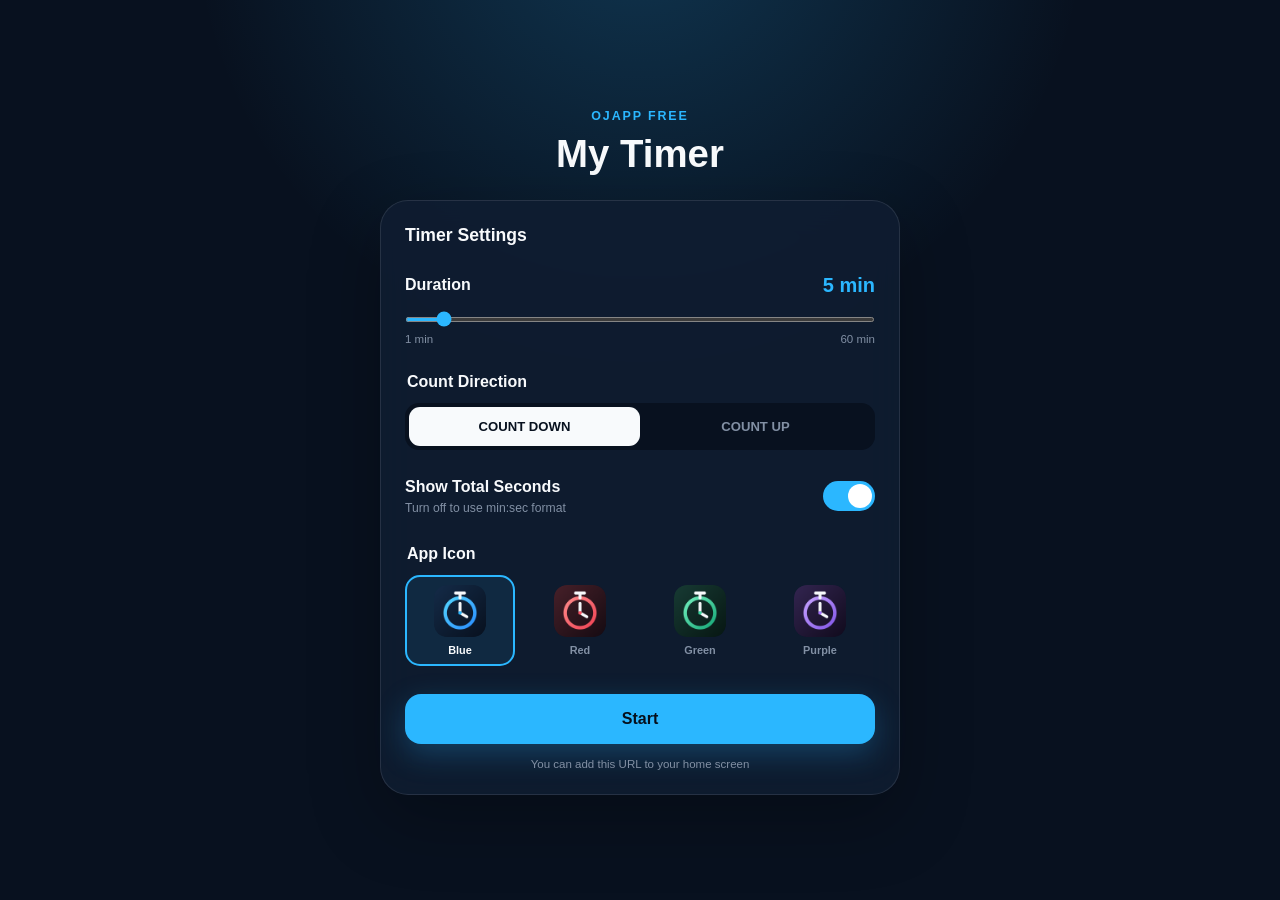
<file: timer-en/index.html>
<!doctype html>
<html lang="en">
<head>
  <meta charset="utf-8">
  <meta name="viewport" content="width=device-width, initial-scale=1, viewport-fit=cover">
  <meta name="theme-color" content="#08111f">
  <meta name="ojapp:title" content="My Timer">
  <meta id="ojappIconMeta" name="ojapp:icon" content="./icons/blue.png">
  <meta name="ojapp:query" content="true">
  <link id="appleTouchIcon" rel="apple-touch-icon" href="./icons/blue.png">
  <link id="favicon" rel="icon" href="./icons/blue.png">
  <title>My Timer | OJapp Free</title>
  <script>
    (() => {
      const params = new URLSearchParams(location.search);
      const choices = new Set(["blue", "red", "green", "purple"]);
      const requested = params.get("icon");
      const icon = choices.has(requested) ? requested : "blue";
      const source = `./icons/${icon}.png`;
      const parsedTime = Number.parseInt(params.get("time"), 10);
      const time = Number.isFinite(parsedTime) ? Math.min(60, Math.max(1, parsedTime)) : 5;
      const direction = params.get("mode") === "up" ? "↑" : "↓";
      const appTitle = `${time}m${direction} Timer`;
      document.querySelector('meta[name="ojapp:title"]').content = appTitle;
      document.querySelector("#ojappIconMeta").content = source;
      document.querySelector("#appleTouchIcon").href = source;
      document.querySelector("#favicon").href = source;
      document.title = `${appTitle} | OJapp Free`;
    })();
  </script>
  <link rel="stylesheet" href="./style.css">
</head>
<body>
  <main class="app-shell">
    <header class="app-header">
      <span class="brand">OJapp Free</span>
      <h1>My Timer</h1>
    </header>

    <section id="settingsView" class="panel" aria-labelledby="settingsTitle">
      <h2 id="settingsTitle">Timer Settings</h2>

      <div class="setting-block">
        <div class="setting-heading">
          <label for="minutes">Duration</label>
          <output id="minutesOutput" for="minutes">5 min</output>
        </div>
        <input id="minutes" type="range" min="1" max="60" step="1" value="5">
        <div class="range-labels" aria-hidden="true"><span>1 min</span><span>60 min</span></div>
      </div>

      <fieldset class="setting-block">
        <legend>Count Direction</legend>
        <div class="segmented">
          <input id="modeDown" type="radio" name="mode" value="down" checked>
          <label for="modeDown">COUNT DOWN</label>
          <input id="modeUp" type="radio" name="mode" value="up">
          <label for="modeUp">COUNT UP</label>
        </div>
      </fieldset>

      <div class="setting-block switch-row">
        <div>
          <label for="seconds">Show Total Seconds</label>
          <p>Turn off to use min:sec format</p>
        </div>
        <label class="switch">
          <input id="seconds" type="checkbox" checked>
          <span aria-hidden="true"></span>
        </label>
      </div>

      <fieldset class="setting-block">
        <legend>App Icon</legend>
        <div class="icon-options">
          <input id="iconBlue" type="radio" name="icon" value="blue" checked>
          <label for="iconBlue"><img src="./icons/blue.png" alt=""><span>Blue</span></label>
          <input id="iconRed" type="radio" name="icon" value="red">
          <label for="iconRed"><img src="./icons/red.png" alt=""><span>Red</span></label>
          <input id="iconGreen" type="radio" name="icon" value="green">
          <label for="iconGreen"><img src="./icons/green.png" alt=""><span>Green</span></label>
          <input id="iconPurple" type="radio" name="icon" value="purple">
          <label for="iconPurple"><img src="./icons/purple.png" alt=""><span>Purple</span></label>
        </div>
      </fieldset>

      <button id="startButton" class="primary-button" type="button">Use These Settings</button>
      <p id="urlNote" class="url-note">Confirm to open your configured URL</p>
    </section>

    <section id="timerView" class="timer-view" aria-live="polite" hidden>
      <p id="timerMode" class="timer-mode">5 min · COUNT DOWN</p>
      <div id="timerDisplay" class="timer-display">05:00</div>
      <p id="timerStatus" class="timer-status">Running</p>
      <div class="timer-actions">
        <button id="pauseButton" class="secondary-button" type="button">Pause</button>
        <button id="resetButton" class="text-button" type="button">Reset</button>
      </div>
    </section>
  </main>

  <script src="https://ojapp.app/js/ojapp_1p1a.js"></script>
  <script src="./timer.js"></script>
</body>
</html>
</file>
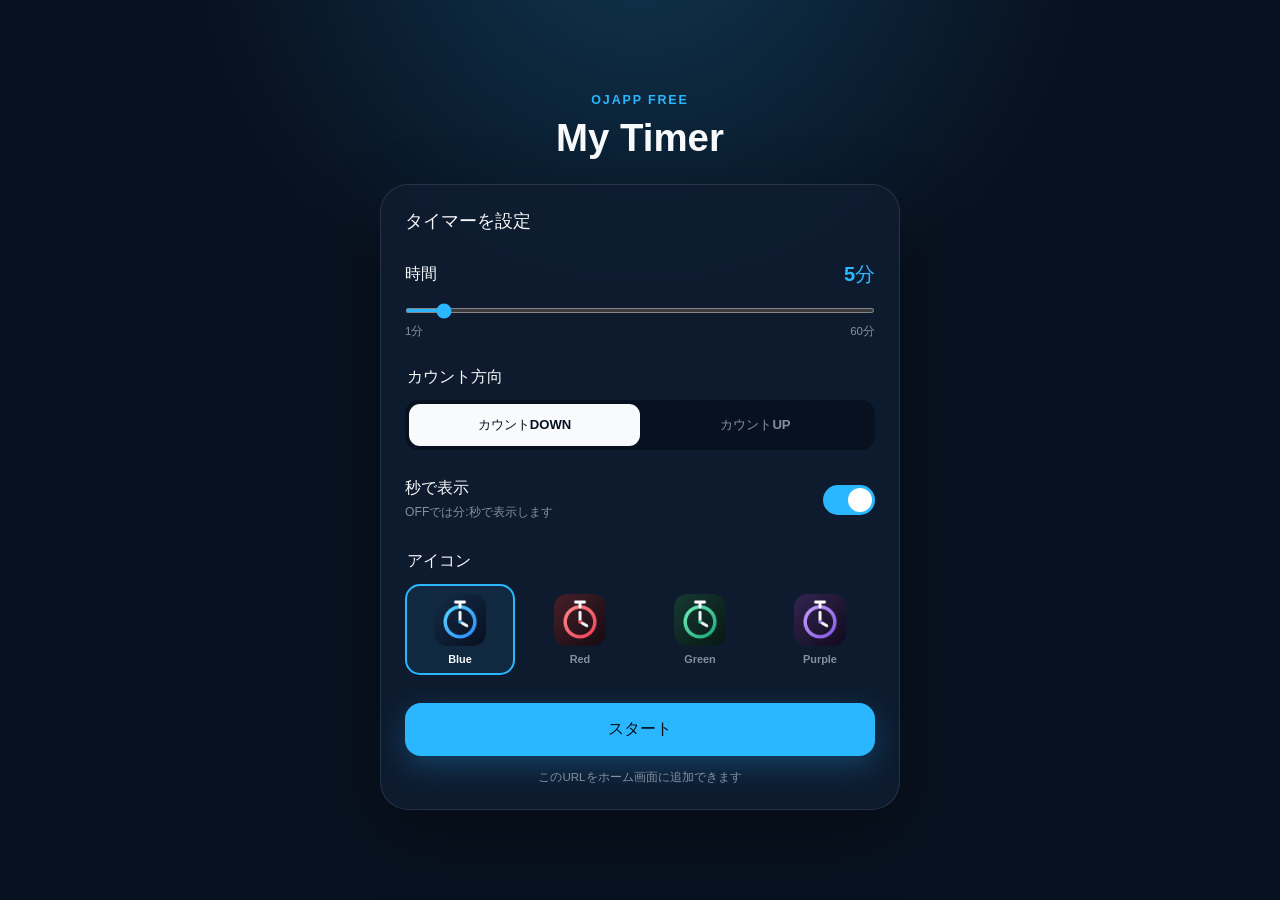
<file: timer/index.html>
<!doctype html>
<html lang="ja">
<head>
  <meta charset="utf-8">
  <meta name="viewport" content="width=device-width, initial-scale=1, viewport-fit=cover">
  <meta name="theme-color" content="#08111f">
  <meta name="ojapp:title" content="My Timer">
  <meta id="ojappIconMeta" name="ojapp:icon" content="./icons/blue.png">
  <meta name="ojapp:query" content="true">
  <link id="appleTouchIcon" rel="apple-touch-icon" href="./icons/blue.png">
  <link id="favicon" rel="icon" href="./icons/blue.png">
  <title>My Timer | OJapp Free</title>
  <script>
    (() => {
      const params = new URLSearchParams(location.search);
      const choices = new Set(["blue", "red", "green", "purple"]);
      const requested = params.get("icon");
      const icon = choices.has(requested) ? requested : "blue";
      const source = `./icons/${icon}.png`;
      const parsedTime = Number.parseInt(params.get("time"), 10);
      const time = Number.isFinite(parsedTime) ? Math.min(60, Math.max(1, parsedTime)) : 5;
      const direction = params.get("mode") === "up" ? "↑" : "↓";
      const appTitle = `${time}m${direction} Timer`;
      document.querySelector('meta[name="ojapp:title"]').content = appTitle;
      document.querySelector("#ojappIconMeta").content = source;
      document.querySelector("#appleTouchIcon").href = source;
      document.querySelector("#favicon").href = source;
      document.title = `${appTitle} | OJapp Free`;
    })();
  </script>
  <link rel="stylesheet" href="./style.css">
</head>
<body>
  <main class="app-shell">
    <header class="app-header">
      <span class="brand">OJapp Free</span>
      <h1>My Timer</h1>
    </header>

    <section id="settingsView" class="panel" aria-labelledby="settingsTitle">
      <h2 id="settingsTitle">タイマーを設定</h2>

      <div class="setting-block">
        <div class="setting-heading">
          <label for="minutes">時間</label>
          <output id="minutesOutput" for="minutes">5分</output>
        </div>
        <input id="minutes" type="range" min="1" max="60" step="1" value="5">
        <div class="range-labels" aria-hidden="true"><span>1分</span><span>60分</span></div>
      </div>

      <fieldset class="setting-block">
        <legend>カウント方向</legend>
        <div class="segmented">
          <input id="modeDown" type="radio" name="mode" value="down" checked>
          <label for="modeDown">カウントDOWN</label>
          <input id="modeUp" type="radio" name="mode" value="up">
          <label for="modeUp">カウントUP</label>
        </div>
      </fieldset>

      <div class="setting-block switch-row">
        <div>
          <label for="seconds">秒で表示</label>
          <p>OFFでは分:秒で表示します</p>
        </div>
        <label class="switch">
          <input id="seconds" type="checkbox" checked>
          <span aria-hidden="true"></span>
        </label>
      </div>

      <fieldset class="setting-block">
        <legend>アイコン</legend>
        <div class="icon-options">
          <input id="iconBlue" type="radio" name="icon" value="blue" checked>
          <label for="iconBlue"><img src="./icons/blue.png" alt=""><span>Blue</span></label>
          <input id="iconRed" type="radio" name="icon" value="red">
          <label for="iconRed"><img src="./icons/red.png" alt=""><span>Red</span></label>
          <input id="iconGreen" type="radio" name="icon" value="green">
          <label for="iconGreen"><img src="./icons/green.png" alt=""><span>Green</span></label>
          <input id="iconPurple" type="radio" name="icon" value="purple">
          <label for="iconPurple"><img src="./icons/purple.png" alt=""><span>Purple</span></label>
        </div>
      </fieldset>

      <button id="startButton" class="primary-button" type="button">スタート</button>
      <p id="urlNote" class="url-note">設定後、クエリ入りURLへ移動します</p>
    </section>

    <section id="timerView" class="timer-view" aria-live="polite" hidden>
      <p id="timerMode" class="timer-mode">5分・カウントDOWN</p>
      <div id="timerDisplay" class="timer-display">05:00</div>
      <p id="timerStatus" class="timer-status">計測中</p>
      <div class="timer-actions">
        <button id="pauseButton" class="secondary-button" type="button">一時停止</button>
        <button id="resetButton" class="text-button" type="button">リセット</button>
      </div>
    </section>
  </main>

  <script src="https://ojapp.app/js/ojapp_1p1a.js"></script>
  <script src="./timer.js"></script>
</body>
</html>
</file>
<file: timer-en/style.css>
:root {
  color-scheme: dark;
  font-family: -apple-system, BlinkMacSystemFont, "Segoe UI", sans-serif;
  background: #08111f;
  color: #f8fafc;
  font-synthesis: none;
}

* { box-sizing: border-box; }

body {
  margin: 0;
  min-width: 320px;
  min-height: 100svh;
  background:
    radial-gradient(circle at 50% -10%, rgba(43, 183, 255, .22), transparent 38%),
    #08111f;
}

button, input { font: inherit; }

.app-shell {
  width: min(100% - 32px, 520px);
  min-height: 100svh;
  margin: 0 auto;
  padding: max(28px, env(safe-area-inset-top)) 0 max(28px, env(safe-area-inset-bottom));
  display: grid;
  align-content: center;
  gap: 24px;
}

.app-header { text-align: center; }
.brand {
  color: #2bb7ff;
  font-size: .78rem;
  font-weight: 800;
  letter-spacing: .15em;
  text-transform: uppercase;
}
.app-header h1 { margin: 8px 0 0; font-size: clamp(1.7rem, 7vw, 2.4rem); }

.panel {
  padding: 24px;
  border: 1px solid rgba(255,255,255,.1);
  border-radius: 28px;
  background: rgba(15, 29, 49, .88);
  box-shadow: 0 24px 70px rgba(0,0,0,.28);
  backdrop-filter: blur(18px);
}

.panel h2 { margin: 0 0 28px; font-size: 1.1rem; }
.setting-block { margin: 0 0 28px; padding: 0; border: 0; }
.setting-heading, .switch-row { display: flex; align-items: center; justify-content: space-between; gap: 16px; }
.setting-heading label, legend, .switch-row > div > label { font-weight: 700; }
.setting-heading output { color: #2bb7ff; font-size: 1.25rem; font-weight: 800; }
.range-labels { display: flex; justify-content: space-between; margin-top: 7px; color: #8290a4; font-size: .72rem; }

input[type="range"] {
  width: 100%;
  height: 5px;
  margin: 20px 0 0;
  accent-color: #2bb7ff;
}

legend { margin-bottom: 12px; }
.segmented { display: grid; grid-template-columns: 1fr 1fr; padding: 4px; border-radius: 14px; background: #08111f; }
.segmented input { position: absolute; opacity: 0; pointer-events: none; }
.segmented label { padding: 12px 8px; border-radius: 11px; color: #8290a4; text-align: center; font-size: .82rem; font-weight: 700; cursor: pointer; }
.segmented input:checked + label { color: #08111f; background: #f8fafc; }
.segmented input:focus-visible + label { outline: 2px solid #2bb7ff; }

.switch-row { margin-bottom: 30px; }
.switch-row p { margin: 5px 0 0; color: #8290a4; font-size: .76rem; }
.switch { position: relative; flex: 0 0 auto; }
.switch input { position: absolute; opacity: 0; }
.switch span { display: block; width: 52px; height: 30px; padding: 3px; border-radius: 999px; background: #445065; transition: .2s; }
.switch span::after { content: ""; display: block; width: 24px; height: 24px; border-radius: 50%; background: white; transition: .2s; }
.switch input:checked + span { background: #2bb7ff; }
.switch input:checked + span::after { transform: translateX(22px); }
.switch input:focus-visible + span { outline: 2px solid white; outline-offset: 3px; }

.icon-options { display: grid; grid-template-columns: repeat(4, 1fr); gap: 10px; }
.icon-options input { position: absolute; opacity: 0; pointer-events: none; }
.icon-options label {
  display: grid;
  justify-items: center;
  gap: 7px;
  padding: 8px 5px;
  border: 2px solid transparent;
  border-radius: 15px;
  color: #8290a4;
  font-size: .68rem;
  font-weight: 700;
  cursor: pointer;
}
.icon-options img { width: 52px; height: 52px; border-radius: 13px; }
.icon-options input:checked + label { border-color: #2bb7ff; color: #f8fafc; background: rgba(43,183,255,.09); }
.icon-options input:focus-visible + label { outline: 2px solid white; outline-offset: 2px; }

.primary-button, .secondary-button {
  width: 100%;
  border: 0;
  border-radius: 16px;
  padding: 16px 20px;
  font-weight: 800;
  cursor: pointer;
}
.primary-button { color: #06101d; background: #2bb7ff; box-shadow: 0 10px 30px rgba(43,183,255,.25); }
.secondary-button { max-width: 240px; color: #06101d; background: #f8fafc; }
.url-note { margin: 14px 0 0; color: #8290a4; text-align: center; font-size: .72rem; }

.timer-view { text-align: center; }
.timer-mode { margin: 0 0 24px; color: #8fa0b7; font-weight: 700; }
.timer-display {
  font-size: clamp(5rem, 25vw, 9rem);
  font-weight: 200;
  font-variant-numeric: tabular-nums;
  letter-spacing: -.07em;
  line-height: .9;
  white-space: nowrap;
}
.timer-display.seconds-only { font-size: clamp(8rem, 42vw, 13rem); }
.timer-status { min-height: 1.5em; margin: 24px 0 28px; color: #2bb7ff; font-weight: 800; }
.timer-actions { display: grid; justify-items: center; gap: 18px; }
.text-button { padding: 8px 16px; border: 0; color: #8fa0b7; background: transparent; cursor: pointer; }

body.finished { animation: finish-flash .7s ease-in-out 4 alternate; }
body.finished .timer-display, body.finished .timer-status { color: #55e6a5; }
@keyframes finish-flash { to { background-color: #123f38; } }

[hidden] { display: none !important; }

@media (max-height: 680px) {
  .app-shell { align-content: start; }
  .app-header { display: none; }
  .panel { padding: 20px; }
  .setting-block { margin-bottom: 20px; }
}
</file>
<file: timer/style.css>
:root {
  color-scheme: dark;
  font-family: -apple-system, BlinkMacSystemFont, "Segoe UI", sans-serif;
  background: #08111f;
  color: #f8fafc;
  font-synthesis: none;
}

* { box-sizing: border-box; }

body {
  margin: 0;
  min-width: 320px;
  min-height: 100svh;
  background:
    radial-gradient(circle at 50% -10%, rgba(43, 183, 255, .22), transparent 38%),
    #08111f;
}

button, input { font: inherit; }

.app-shell {
  width: min(100% - 32px, 520px);
  min-height: 100svh;
  margin: 0 auto;
  padding: max(28px, env(safe-area-inset-top)) 0 max(28px, env(safe-area-inset-bottom));
  display: grid;
  align-content: center;
  gap: 24px;
}

.app-header { text-align: center; }
.brand {
  color: #2bb7ff;
  font-size: .78rem;
  font-weight: 800;
  letter-spacing: .15em;
  text-transform: uppercase;
}
.app-header h1 { margin: 8px 0 0; font-size: clamp(1.7rem, 7vw, 2.4rem); }

.panel {
  padding: 24px;
  border: 1px solid rgba(255,255,255,.1);
  border-radius: 28px;
  background: rgba(15, 29, 49, .88);
  box-shadow: 0 24px 70px rgba(0,0,0,.28);
  backdrop-filter: blur(18px);
}

.panel h2 { margin: 0 0 28px; font-size: 1.1rem; }
.setting-block { margin: 0 0 28px; padding: 0; border: 0; }
.setting-heading, .switch-row { display: flex; align-items: center; justify-content: space-between; gap: 16px; }
.setting-heading label, legend, .switch-row > div > label { font-weight: 700; }
.setting-heading output { color: #2bb7ff; font-size: 1.25rem; font-weight: 800; }
.range-labels { display: flex; justify-content: space-between; margin-top: 7px; color: #8290a4; font-size: .72rem; }

input[type="range"] {
  width: 100%;
  height: 5px;
  margin: 20px 0 0;
  accent-color: #2bb7ff;
}

legend { margin-bottom: 12px; }
.segmented { display: grid; grid-template-columns: 1fr 1fr; padding: 4px; border-radius: 14px; background: #08111f; }
.segmented input { position: absolute; opacity: 0; pointer-events: none; }
.segmented label { padding: 12px 8px; border-radius: 11px; color: #8290a4; text-align: center; font-size: .82rem; font-weight: 700; cursor: pointer; }
.segmented input:checked + label { color: #08111f; background: #f8fafc; }
.segmented input:focus-visible + label { outline: 2px solid #2bb7ff; }

.switch-row { margin-bottom: 30px; }
.switch-row p { margin: 5px 0 0; color: #8290a4; font-size: .76rem; }
.switch { position: relative; flex: 0 0 auto; }
.switch input { position: absolute; opacity: 0; }
.switch span { display: block; width: 52px; height: 30px; padding: 3px; border-radius: 999px; background: #445065; transition: .2s; }
.switch span::after { content: ""; display: block; width: 24px; height: 24px; border-radius: 50%; background: white; transition: .2s; }
.switch input:checked + span { background: #2bb7ff; }
.switch input:checked + span::after { transform: translateX(22px); }
.switch input:focus-visible + span { outline: 2px solid white; outline-offset: 3px; }

.icon-options { display: grid; grid-template-columns: repeat(4, 1fr); gap: 10px; }
.icon-options input { position: absolute; opacity: 0; pointer-events: none; }
.icon-options label {
  display: grid;
  justify-items: center;
  gap: 7px;
  padding: 8px 5px;
  border: 2px solid transparent;
  border-radius: 15px;
  color: #8290a4;
  font-size: .68rem;
  font-weight: 700;
  cursor: pointer;
}
.icon-options img { width: 52px; height: 52px; border-radius: 13px; }
.icon-options input:checked + label { border-color: #2bb7ff; color: #f8fafc; background: rgba(43,183,255,.09); }
.icon-options input:focus-visible + label { outline: 2px solid white; outline-offset: 2px; }

.primary-button, .secondary-button {
  width: 100%;
  border: 0;
  border-radius: 16px;
  padding: 16px 20px;
  font-weight: 800;
  cursor: pointer;
}
.primary-button { color: #06101d; background: #2bb7ff; box-shadow: 0 10px 30px rgba(43,183,255,.25); }
.secondary-button { max-width: 240px; color: #06101d; background: #f8fafc; }
.url-note { margin: 14px 0 0; color: #8290a4; text-align: center; font-size: .72rem; }

.timer-view { text-align: center; }
.timer-mode { margin: 0 0 24px; color: #8fa0b7; font-weight: 700; }
.timer-display {
  font-size: clamp(5rem, 25vw, 9rem);
  font-weight: 200;
  font-variant-numeric: tabular-nums;
  letter-spacing: -.07em;
  line-height: .9;
  white-space: nowrap;
}
.timer-display.seconds-only { font-size: clamp(8rem, 42vw, 13rem); }
.timer-status { min-height: 1.5em; margin: 24px 0 28px; color: #2bb7ff; font-weight: 800; }
.timer-actions { display: grid; justify-items: center; gap: 18px; }
.text-button { padding: 8px 16px; border: 0; color: #8fa0b7; background: transparent; cursor: pointer; }

body.finished { animation: finish-flash .7s ease-in-out 4 alternate; }
body.finished .timer-display, body.finished .timer-status { color: #55e6a5; }
@keyframes finish-flash { to { background-color: #123f38; } }

[hidden] { display: none !important; }

@media (max-height: 680px) {
  .app-shell { align-content: start; }
  .app-header { display: none; }
  .panel { padding: 20px; }
  .setting-block { margin-bottom: 20px; }
}
</file>
